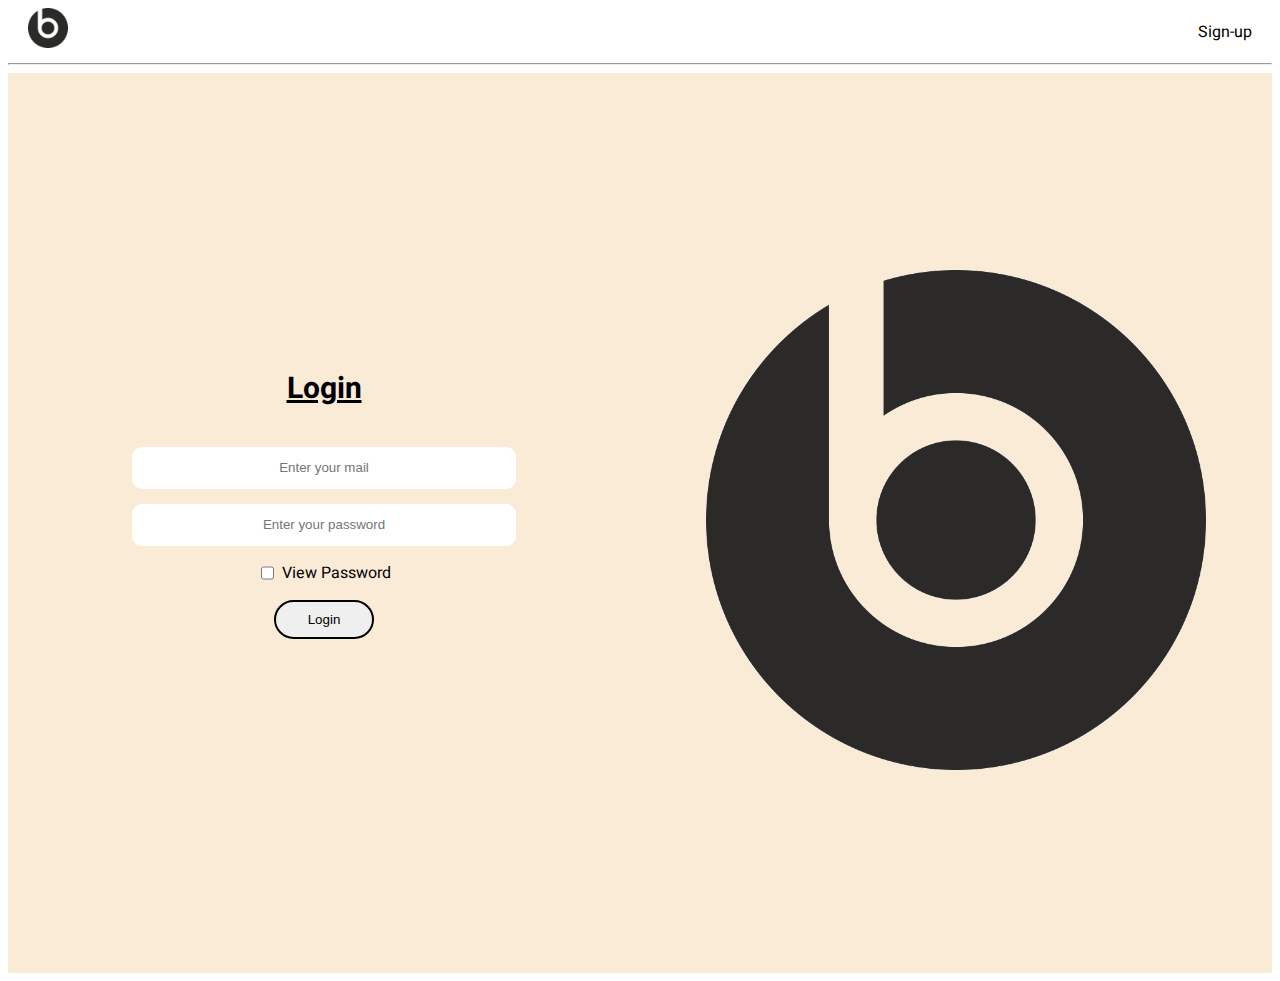
<file: index.html>
<!DOCTYPE html>
<html lang="en">
<head>
    <meta charset="UTF-8">
    <meta name="viewport" content="width=device-width, initial-scale=1.0">
    <title>Document</title>
    <link rel="stylesheet" href="index1.css">
    <link rel="stylesheet" href="home.css">
</head>
<body>
    <nav>
        <section class="logo">
            <img src="logo.png" alt=""  width="40px" height="40px">
        </section>
        <section class="items">
            <a href="signup.html" class="item">Sign-up</a>
            <!-- <a href="help.html" class="item">Help</a> -->
        </section>
    </nav>
    <hr>
    <section class="home">
        <section class="login">
            <h1 class="lohead">Login</h1>
            <input type="email" name="email" id="username1" class="ip" placeholder="Enter your mail" required>
            <input type="password" name="" id="password2" class="ip" placeholder="Enter your password" required>
            <section class="ch">
                <input type="checkbox" name="fp" id="fp" class="checkbox">
                <label for="fp">View Password</label>
            </section>
            <button type="submit" class="btnlo" onclick="retrieveCredentials()">Login</button>
        </section>
        <section class="image">
            <section class="subimage">
                <img src="logo.png" alt="" width="500px" height="500px">
            </section>
        </section>
    </section>
    <script src="index.js"></script>
</body>
</html>
</file>
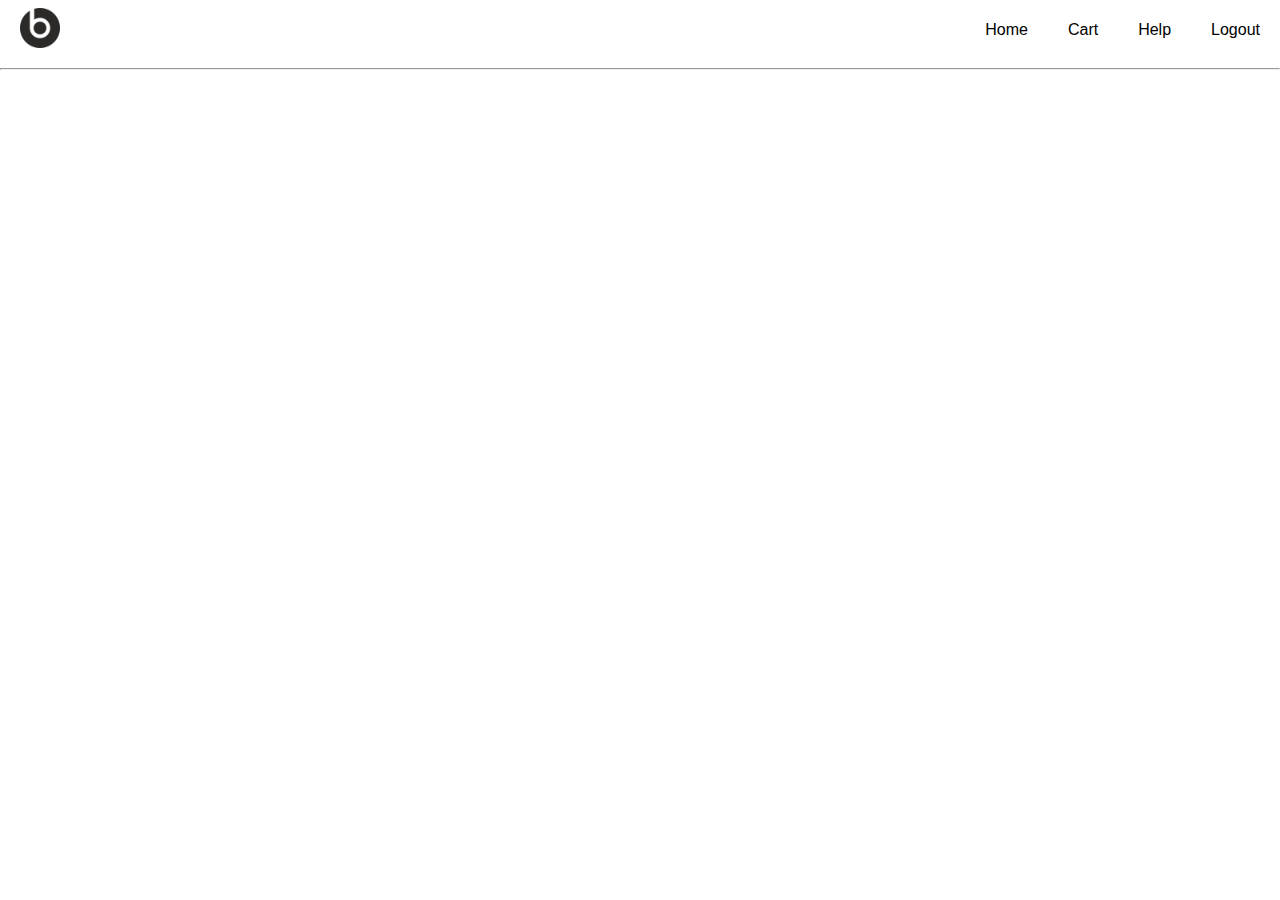
<file: cart.html>
<!DOCTYPE html>
<html lang="en">
<head>
    <meta charset="UTF-8">
    <meta name="viewport" content="width=device-width, initial-scale=1.0">
    <title>Cart</title>
    <!-- <link rel="stylesheet" href="home.css"> -->
    <link rel="stylesheet" href="index.css">
</head>
<body>
    <nav>
        <section class="logo">
            <img src="logo.png" alt=""  width="40px" height="40px">
        </section>
        <section class="items">
            <a href="home.html" class="item">Home</a>
            <a href="cart.html" class="item">Cart <span class="count"></span></a>
            <a href="help.html" class="item">Help</a>
            <a href="index.html" class="item">Logout</a>
        </section>
    </nav>
    <hr>
    <section class="main" id="beats1" style="display: none;">
        <section class="image">
            <img src="p2.png" alt="" srcset="" width="500px" height="500px"  id="pimage">
        </section>
        <section class="content" >
            <p class="head">HEADPHONES</p>
            <h1 class="model">Beats Fit Pro+</h1>
            <p class="txt">The preferred choice of a vast range of acclaimed DJs. Punchy, bass-focused sound and high isolation. Sturdy headband and on-ear cushions suitable for live performance</p>
            <hr>
            <p class="availablecolors">
                <p class="color">Color</p><br>
                <section class="pcon">
                    <label for="ch1">
                        <section class="clrs" onclick="fun()"></section>
                    </label>
                    <input type="radio" name="ch1" id="ch1" hidden>
                    <script>
                        function fun() {
                          document.getElementById("pimage").src = "red.png";
                        }
                    </script>
                    <!--  -->
                    <label for="ch1">
                        <section class="clrs1" onclick="fun1()"></section>
                    </label>
                    <input type="radio" name="ch1" id="ch1" hidden>
                    <script>
                        function fun1() {
                          document.getElementById("pimage").src = "blue.png";
                        }
                    </script>
                    <!--  -->
                    <label for="ch1">
                        <section class="clrs2" onclick="fun2()"></section>
                    </label>
                    <input type="radio" name="ch1" id="ch1" hidden>
                    <script>
                        function fun2() {
                          document.getElementById("pimage").src = "black1.png";
                        }
                    </script>
                    <!--  -->
                    <label for="ch1">
                        <section class="clrs3" onclick="fun3()"></section>
                    </label>
                    <input type="radio" name="ch1" id="ch1" hidden>
                    <script>
                        function fun3() {
                          document.getElementById("pimage").src = "bt2.png";
                        }
                    </script>
                    <!--  -->
                    <label for="ch1">
                        <section class="clrs4" onclick="fun4()"></section>
                    </label>
                    <input type="radio" name="ch1" id="ch1" hidden>
                    <script>
                        function fun4() {
                          document.getElementById("pimage").src = "cream.png";
                        }
                    </script>
                    <!-- <a href="product.html" class="plus">Buy</a> -->
                </section>
            </p>
            <p class="color">Cable configuration</p><br>
            <button class="selection" aria-selected="true">Straight</button>
            <button class="selection">Coiled</button>
            <button class="selection">Long - Coiled</button>
            <hr>
            <p class="price">199.99$</p>
            <button type="button" class="add">Buy-Now</button>
            <button type="button" class="remove" id="remove" onclick="remove()">REMOVE</button>
        </section>
    </section>
    <!-- -->
    <section class="main" id="beats2" style="display: none;">
        <section class="image">
            <img src="p2.png" alt="" srcset="" width="500px" height="500px"  id="pimage">
        </section>
        <section class="content" >
            <p class="head">HEADPHONES</p>
            <h1 class="model">Beats Fit Pro+</h1>
            <p class="txt">The preferred choice of a vast range of acclaimed DJs. Punchy, bass-focused sound and high isolation. Sturdy headband and on-ear cushions suitable for live performance</p>
            <hr>
            <p class="availablecolors">
                <p class="color">Color</p><br>
                <section class="pcon">
                    <label for="ch1">
                        <section class="clrs" onclick="fun()"></section>
                    </label>
                    <input type="radio" name="ch1" id="ch1" hidden>
                    <script>
                        function fun() {
                          document.getElementById("pimage").src = "red.png";
                        }
                    </script>
                    <!--  -->
                    <label for="ch1">
                        <section class="clrs1" onclick="fun1()"></section>
                    </label>
                    <input type="radio" name="ch1" id="ch1" hidden>
                    <script>
                        function fun1() {
                          document.getElementById("pimage").src = "blue.png";
                        }
                    </script>
                    <!--  -->
                    <label for="ch1">
                        <section class="clrs2" onclick="fun2()"></section>
                    </label>
                    <input type="radio" name="ch1" id="ch1" hidden>
                    <script>
                        function fun2() {
                          document.getElementById("pimage").src = "black1.png";
                        }
                    </script>
                    <!--  -->
                    <label for="ch1">
                        <section class="clrs3" onclick="fun3()"></section>
                    </label>
                    <input type="radio" name="ch1" id="ch1" hidden>
                    <script>
                        function fun3() {
                          document.getElementById("pimage").src = "bt2.png";
                        }
                    </script>
                    <!--  -->
                    <label for="ch1">
                        <section class="clrs4" onclick="fun4()"></section>
                    </label>
                    <input type="radio" name="ch1" id="ch1" hidden>
                    <script>
                        function fun4() {
                          document.getElementById("pimage").src = "cream.png";
                        }
                    </script>
                    <!-- <a href="product.html" class="plus">Buy</a> -->
                </section>
            </p>
            <p class="color">Cable configuration</p><br>
            <button class="selection" aria-selected="true">Straight</button>
            <button class="selection">Coiled</button>
            <button class="selection">Long - Coiled</button>
            <hr>
            <p class="price">199.99$</p>
            <button type="button" class="add">Buy-Now</button>
        </section>
    </section>
    <!--  -->
    <section class="main" id="beats3" style="display: none;">
        <section class="image">
            <img src="p2.png" alt="" srcset="" width="500px" height="500px"  id="pimage">
        </section>
        <section class="content" >
            <p class="head">HEADPHONES</p>
            <h1 class="model">Beats Fit Pro+</h1>
            <p class="txt">The preferred choice of a vast range of acclaimed DJs. Punchy, bass-focused sound and high isolation. Sturdy headband and on-ear cushions suitable for live performance</p>
            <hr>
            <p class="availablecolors">
                <p class="color">Color</p><br>
                <section class="pcon">
                    <label for="ch1">
                        <section class="clrs" onclick="fun()"></section>
                    </label>
                    <input type="radio" name="ch1" id="ch1" hidden>
                    <script>
                        function fun() {
                          document.getElementById("pimage").src = "red.png";
                        }
                    </script>
                    <!--  -->
                    <label for="ch1">
                        <section class="clrs1" onclick="fun1()"></section>
                    </label>
                    <input type="radio" name="ch1" id="ch1" hidden>
                    <script>
                        function fun1() {
                          document.getElementById("pimage").src = "blue.png";
                        }
                    </script>
                    <!--  -->
                    <label for="ch1">
                        <section class="clrs2" onclick="fun2()"></section>
                    </label>
                    <input type="radio" name="ch1" id="ch1" hidden>
                    <script>
                        function fun2() {
                          document.getElementById("pimage").src = "black1.png";
                        }
                    </script>
                    <!--  -->
                    <label for="ch1">
                        <section class="clrs3" onclick="fun3()"></section>
                    </label>
                    <input type="radio" name="ch1" id="ch1" hidden>
                    <script>
                        function fun3() {
                          document.getElementById("pimage").src = "bt2.png";
                        }
                    </script>
                    <!--  -->
                    <label for="ch1">
                        <section class="clrs4" onclick="fun4()"></section>
                    </label>
                    <input type="radio" name="ch1" id="ch1" hidden>
                    <script>
                        function fun4() {
                          document.getElementById("pimage").src = "cream.png";
                        }
                    </script>
                    <!-- <a href="product.html" class="plus">Buy</a> -->
                </section>
            </p>
            <p class="color">Cable configuration</p><br>
            <button class="selection" aria-selected="true">Straight</button>
            <button class="selection">Coiled</button>
            <button class="selection">Long - Coiled</button>
            <hr>
            <p class="price">199.99$</p>
            <button type="button" class="add">Buy-Now</button>
        </section>
    </section>

    <style>
        .pcon{
            display: flex;
            column-gap: 10px;
        }
        .clrs{
            width: 20px;
            height: 20px;
            border-style: none;
            border-radius: 50%;
            background-color: #d01632;
        }
        .clrs1{
            width: 20px;
            height: 20px;
            border-style: none;
            border-radius: 50%;
            background-color: #37caf3;
        }
        .clrs2{
            width: 20px;
            height: 20px;
            border-style: none;
            border-radius: 50%;
            background-color: #0a0a0a;
        }
        .clrs3{
            width: 20px;
            height: 20px;
            border-style: none;
            border-radius: 50%;
            background-color: #f93cc7;
        }
        .clrs4{
            width: 20px;
            height: 20px;
            border-style: none;
            border-radius: 50%;
            background-color: #eccec9;
        }
        #beats1{
            display: none;
        }
        #beats2{
            display: none;
        }
        #beats2{
            display: none;
        }
        .remove{
            padding: 14px;
            border-radius: 5px;
            background-color: #d01632;
            color: #eccec9;
            border-style: none;
        }
    </style>

    <script>

        var key1 = localStorage.getItem("key");
        console.log(key1);
        if(key1==="a"){
            retrieve1();
        }
        // if(key2==="b"){
        //     retrieve2();
        // }
        // if(key1==="c"){
        //     retrieve3();
        // }
        var item1;
        function retrieve1(){
            console.log("retreved")
            item1 = localStorage.getItem("value");
            var di1 = document.getElementById("beats1");
            var di2 = document.getElementById("beats2");
            var di3 = document.getElementById("beats3")
            
            var val1 = di1.style.display;
            var val2 = di2.style.display;
            var val3 = di3.style.display;
            if(item1==="beats1"){
                // console.log(val1);

                if(val1 === "flex"){
                    console.log(val1);
                    di1.style.display = "none";
                }
                else{
                    console.log("none")
                    di1.style.display = "flex";
                }
            }
        }
        function remove(){
            var di1 = document.getElementById("beats1");
            di1.style.display = "none";
            localStorage.setItem("item1","none")
            console.log(item1);
        }
    </script>
</body>
</html>
</file>
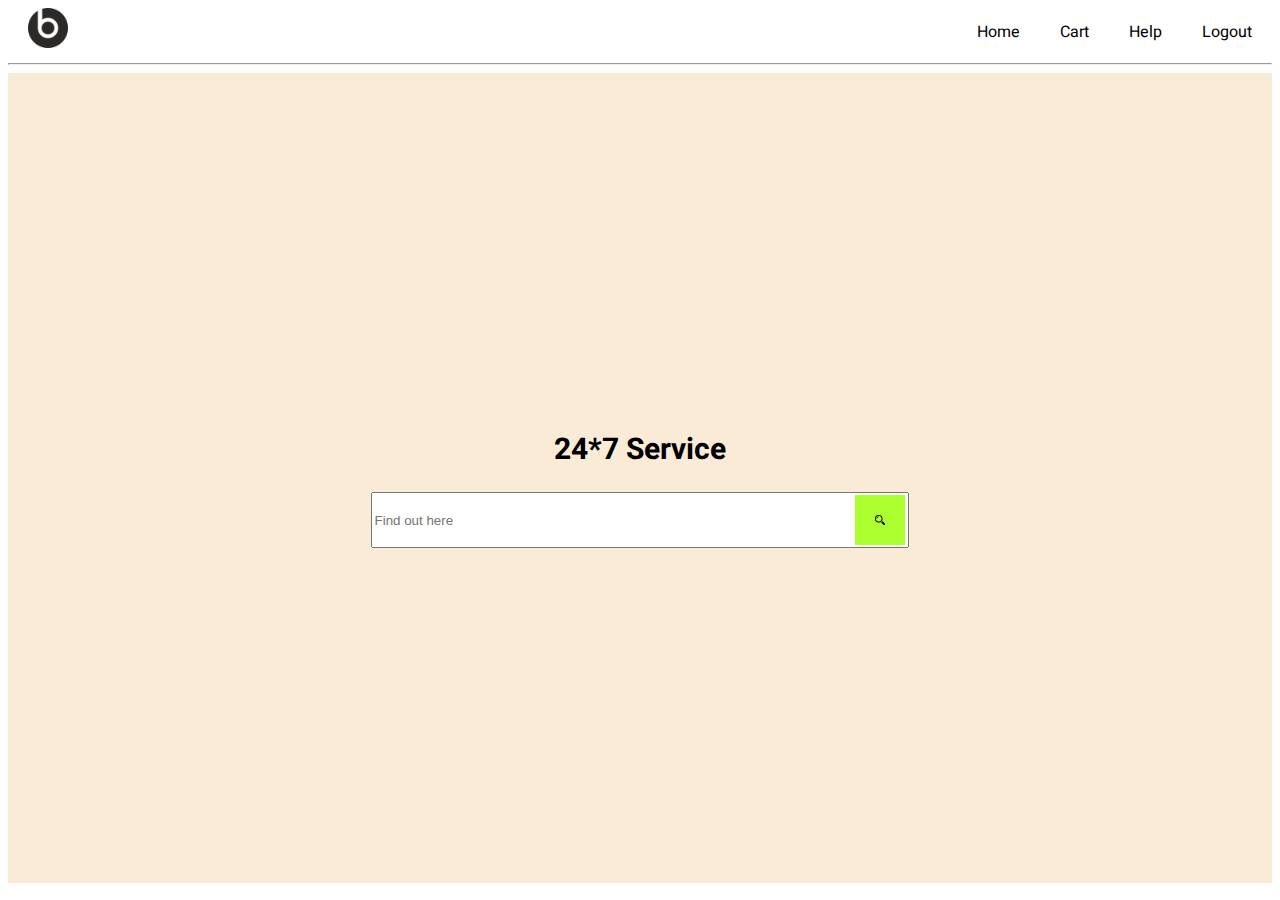
<file: help.html>
<!DOCTYPE html>
<html lang="en">
<head>
    <meta charset="UTF-8">
    <meta name="viewport" content="width=device-width, initial-scale=1.0">
    <title>Document</title>
    <link rel="stylesheet" href="home.css">
    <link rel="stylesheet" href="help.css">
</head>
<body>
    <nav>
        <section class="logo">
            <img src="logo.png" alt=""  width="40px" height="40px">
        </section>
        <section class="items">
            <a href="home.html" class="item">Home</a>
            <a href="cart.html" class="item">Cart <span class="count"></span></a>
            <a href="help.html" class="item">Help</a>
            <a href="index.html" class="item">Logout</a>
        </section>
    </nav>
    <hr>
    <section class="hcontainer">
        <section class="hsub">
            <h1 class="helph1">24*7 Service</h1>
            <section class="find">
                <input type="text" class="service" placeholder="Find out here">
                <section class="seabtn">
                    <section class="searchbtn">
                        <img src="search.png" id="searchbtn" width="10px">
                    </section>
                </section>
            </section>
        </section>
    </section>

    
</body>
</html>
</file>
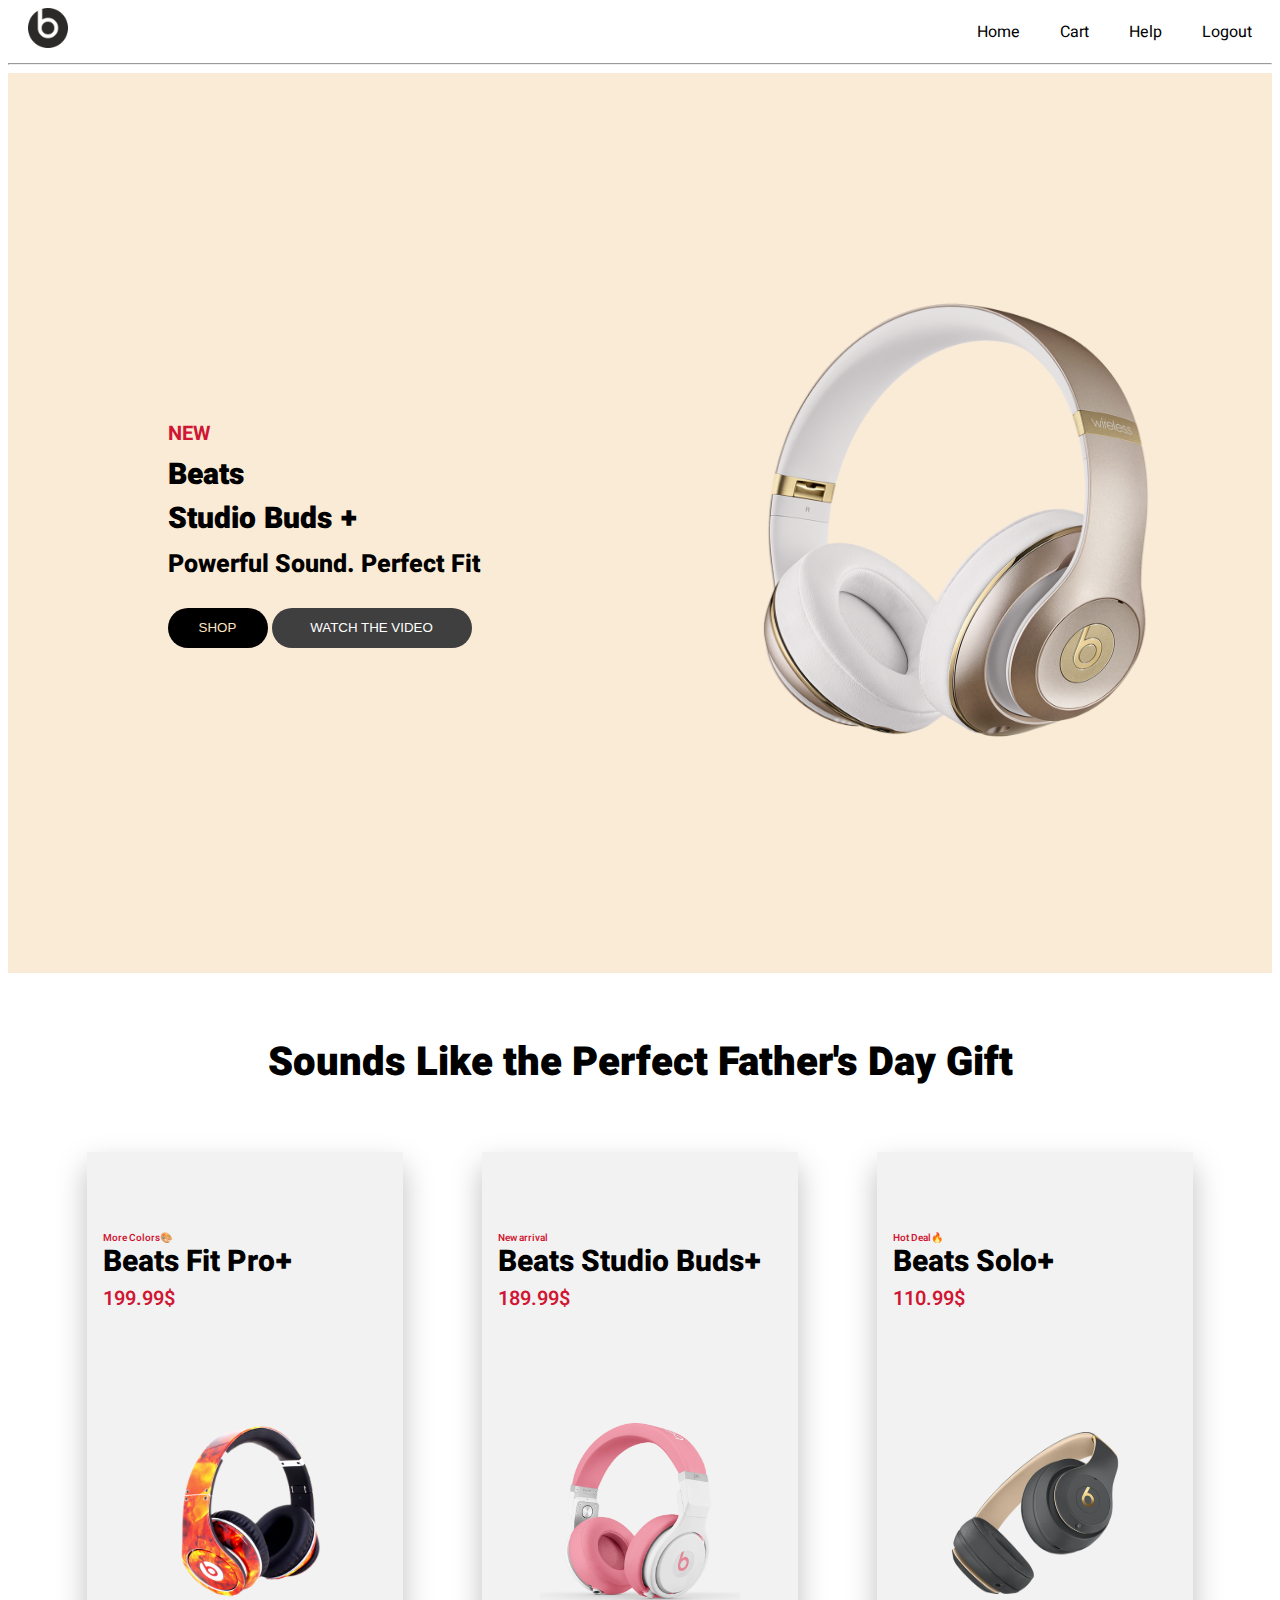
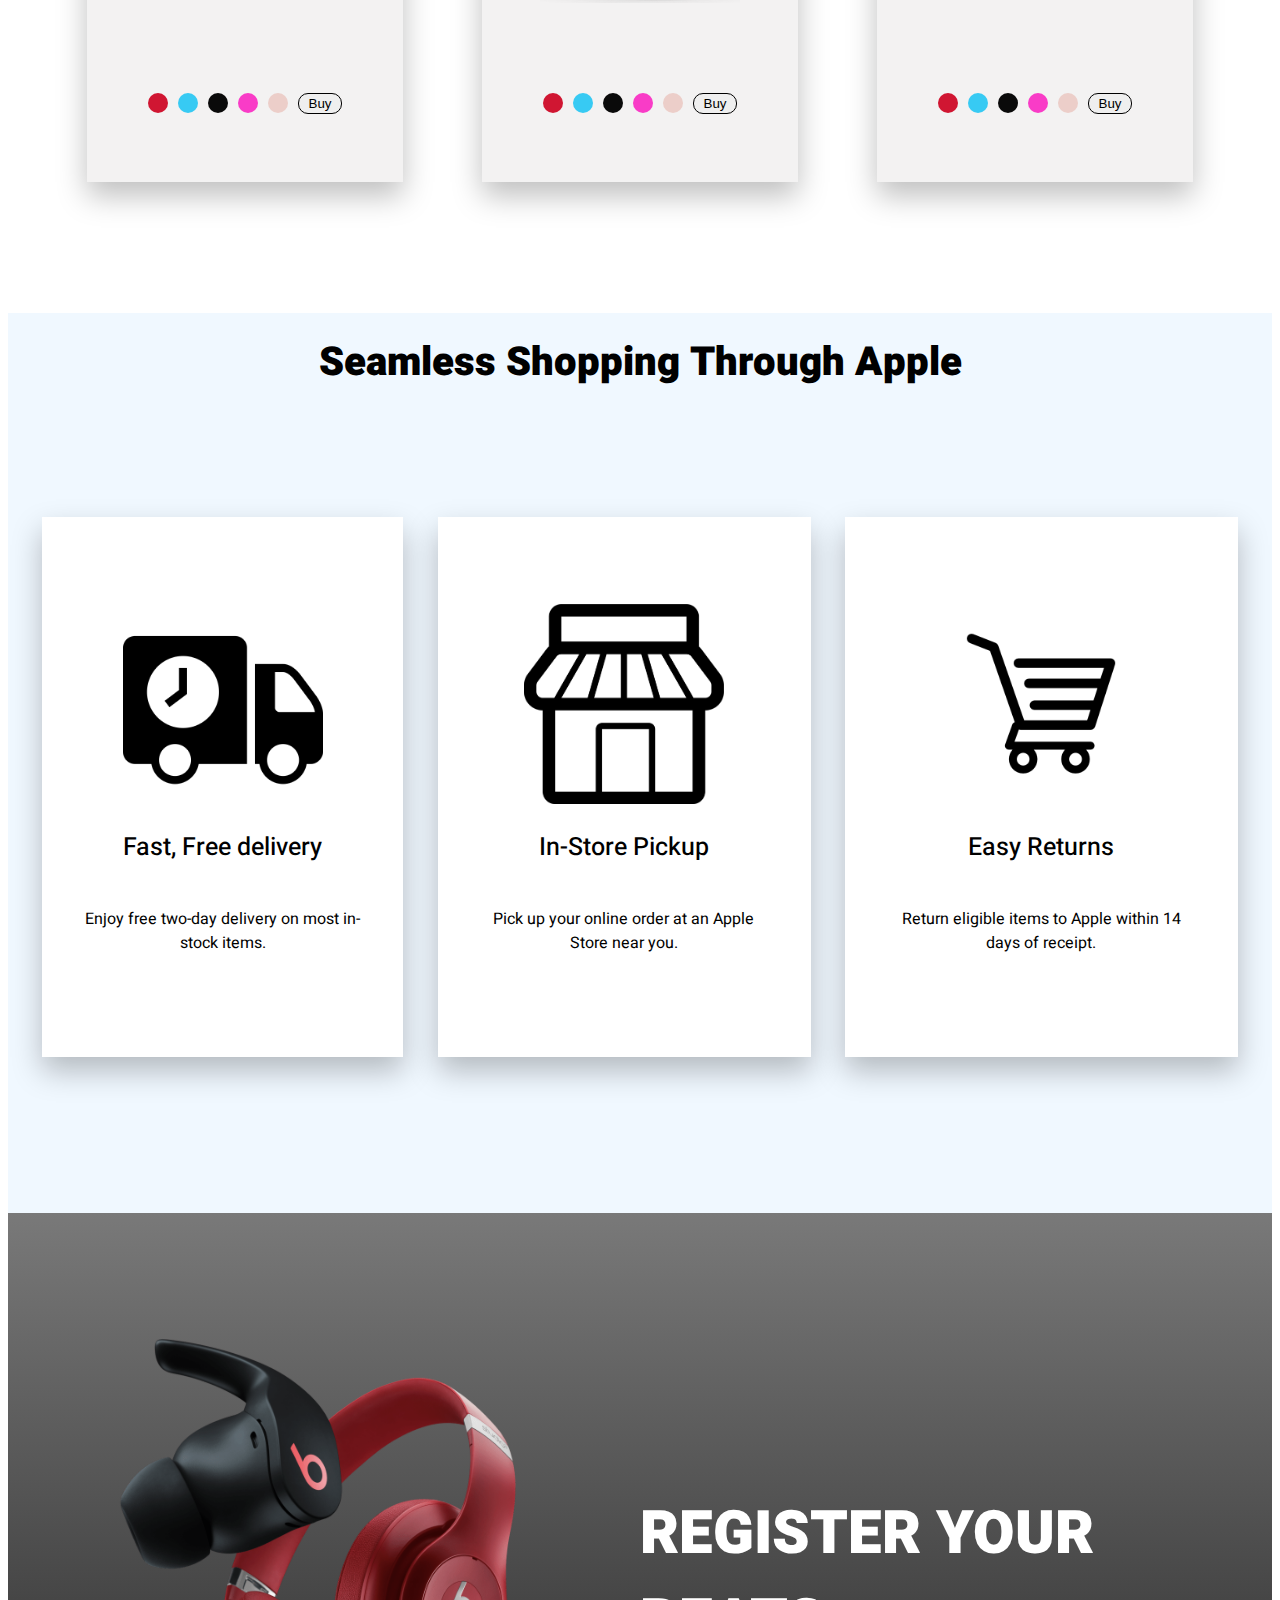
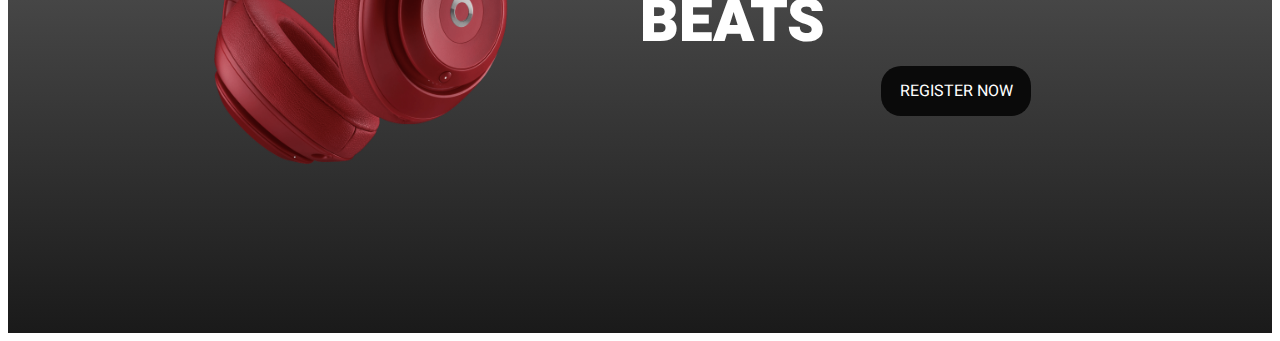
<file: home.html>
<!DOCTYPE html>
<html lang="en">
<head>
    <meta charset="UTF-8">
    <meta name="viewport" content="width=device-width, initial-scale=1.0">
    <title>Beats</title>
    <link rel="stylesheet" href="home.css">
</head>
<body>
    <nav>
        <section class="logo">
            <img src="logo.png" alt=""  width="40px" height="40px">
        </section>
        <section class="items">
            <a href="home.html" class="item">Home</a>
            <a href="cart.html" class="item">Cart <span class="count"></span>
            </a>
            <a href="help.html" class="item">Help</a>
            <a href="index.html" class="item">Logout</a>
        </section>
    </nav>
    <hr>
    <section class="home">
        <section class="content">
            <section class="matter">
                <p class="arrival">NEW</p>
                <p class="modelname">Beats<br>Studio Buds +</p>
                <p class="disp">Powerful Sound. Perfect Fit</p>
                <section class="btns">
                    <button class="active">SHOP</button>
                    <button class="wat">WATCH THE VIDEO</button>
                </section>
            </section>
        </section>
        <section class="image">
            <section class="subimage">
                <img src="beatshome.png" alt="" width="500px" height="500px">
            </section>
        </section>
    </section>

    <!-- another -->
    <section class="sugg">
        <center><p class="gift">Sounds Like the Perfect Father's Day Gift</p></center>
        <section class="suggestions">
            <secton class="products">
                <section class="sucon">
                    <p class="notice">More Colors🎨</p>
                    <p class="pmodel">Beats Fit Pro+</p>
                    <p class="price">199.99$</p>
                </section>
                <section class="product">
                    <section class="imagesug">
                        <img src="p2.png" width="200px" height="180px" class="p1image" id="pimage">
                    </section>
                    <section class="pcon">
                        <label for="ch1">
                            <section class="clrs" onclick="fun(1)"></section>
                        </label>
                        <input type="radio" name="ch1" id="ch1" hidden>

                        <!--  -->
                        <label for="ch1">
                            <section class="clrs1" onclick="fun(2)"></section>
                        </label>
                        <input type="radio" name="ch1" id="ch1" hidden>
                        
                        <!--  -->
                        <label for="ch1">
                            <section class="clrs2" onclick="fun(3)"></section>
                        </label>
                        <input type="radio" name="ch1" id="ch1" hidden>
                        
                        <!--  -->
                        <label for="ch1">
                            <section class="clrs3" onclick="fun(4)"></section>
                        </label>
                        <input type="radio" name="ch1" id="ch1" hidden>
                        
                        <!--  -->
                        <label for="ch1">
                            <section class="clrs4" onclick="fun(5)"></section>
                        </label>
                        <input type="radio" name="ch1" id="ch1" hidden>
                        
                        <button class="plus" onclick="beats(1)" id="beats1">Buy</button>
                    </section>
                </section>
            </secton>
            <!--  -->
            <secton class="products">
                <section class="sucon">
                    <p class="notice">New arrival</p>
                    <p class="pmodel">Beats Studio Buds+</p>
                    <p class="price">189.99$</p>
                </section>
                <section class="product">
                    <section class="imagesug">
                        <img src="bt2.png" width="200px" height="180px" id="pimage2">
                    </section>
                    <section class="pcon">
                        <label for="ch1">
                            <section class="clrs" onclick="fun(6)"></section>
                        </label>
                        <input type="radio" name="ch1" id="ch1" hidden>
                        
                        <!--  -->
                        <label for="ch1">
                            <section class="clrs1" onclick="fun(7)"></section>
                        </label>
                        <input type="radio" name="ch1" id="ch1" hidden>
                        
                        <!--  -->
                        <label for="ch1">
                            <section class="clrs2" onclick="fun(8)"></section>
                        </label>
                        <input type="radio" name="ch1" id="ch1" hidden>
                        
                        <!--  -->
                        <label for="ch1">
                            <section class="clrs3" onclick="fun(9)"></section>
                        </label>
                        <input type="radio" name="ch1" id="ch1" hidden>
                        
                        <!--  -->
                        <label for="ch1">
                            <section class="clrs4" onclick="fun(10)"></section>
                        </label>
                        <input type="radio" name="ch1" id="ch1" hidden>

                        <button class="plus" onclick="beats(2)" id="beats2">Buy</button>
                    </section>
                </section>
            </secton>
            <!--  -->
            <secton class="products">
                <section class="sucon">
                    <p class="notice">Hot Deal🔥</p>
                    <p class="pmodel">Beats Solo+</p>
                    <p class="price">110.99$</p>
                </section>
                <section class="product">
                    <section class="imagesug">
                        <img src="p1.png" width="200px" height="180px" id="pimage3">
                    </section>
            
                    <section class="pcon">
                        <label for="ch1">
                            <section class="clrs" onclick="fun(11)"></section>
                        </label>
                        <input type="radio" name="ch1" id="ch1" hidden>
                        
                        <!--  -->
                        <label for="ch1">
                            <section class="clrs1" onclick="fun(12)"></section>
                        </label>
                        <input type="radio" name="ch1" id="ch1" hidden>
                        
                        <!--  -->
                        <label for="ch1">
                            <section class="clrs2" onclick="fun(13)"></section>
                        </label>
                        <input type="radio" name="ch1" id="ch1" hidden>
                        
                        <!--  -->
                        <label for="ch1">
                            <section class="clrs3" onclick="fun(14)"></section>
                        </label>
                        <input type="radio" name="ch1" id="ch1" hidden>
                        
                        <!--  -->
                        <label for="ch1">
                            <section class="clrs4" onclick="fun(15)"></section>
                        </label>
                        <input type="radio" name="ch1" id="ch1" hidden>
                        
                        <button class="plus" onclick="beats(3)" id="beats3">Buy</button>
                    </section>
                </section>
            </secton>
        </section>
    </section>

    <!-- shopping -->
    <section class="shopping">
        <section>
            <section class="gift">Seamless Shopping Through Apple
            </section>
        </section>
        <section class="sat">
            <section class="subsh">
                <section class="deli">
                    <img src="del.png" alt="" width="200px">
                    <p class="fast">Fast, Free delivery</p>
                    <p class="delidis">Enjoy free two-day delivery on most in-stock items.</p>
                </section>
            </section>
            <section class="subsh">
                <section class="deli">
                    <img src="store.png" alt="" width="200px">
                    <p class="fast">In-Store Pickup</p>
                    <p class="delidis">Pick up your online order at an Apple Store near you.</p>
                </section>
            </section>
            <section class="subsh">
                <section class="deli">
                    <img src="rf.png" alt="" width="200px">
                    <p class="fast">Easy Returns</p>
                    <p class="delidis">
                        Return eligible items to Apple within 14 days of receipt.</p>
                </section>
            </section>
        </section>
    </section>
    <section class="reg">
        <section class="imagereg">
            <img src="register.png" width="500px" height="500px">
        </section>
        <section class="regcon">
            <p class="regtxt">REGISTER YOUR BEATS</p>
            <a href="#" class="regbtn">REGISTER NOW</a>
        </section>
    </section>
    <!-- <section class="reviews">
        section,
    </section> -->

    <script>
        var ind = [0];
        function fun(index){
            if(index===1){
                document.getElementById("pimage").src = "red.png";
                ind[1] = 1;
            }
            if(index===2){
                document.getElementById("pimage").src = "blue.png";
                ind[1] = 2;
            }
            if(index===3){
                document.getElementById("pimage").src = "black1.png";
                ind[1] = 3;
            }
            if(index===4){
                document.getElementById("pimage").src = "bt2.png";
                ind[1] = 4;
            }
            if(index===5){
                document.getElementById("pimage").src = "cream.png";
                ind[1] = 5;
            }
            // Second item
            if(index===6){
                document.getElementById("pimage2").src = "red.png";
                ind[1] = 6;
            }
            if(index===7){
                document.getElementById("pimage2").src = "blue.png";
                ind[1] = 7;
            }
            if(index===8){
                document.getElementById("pimage2").src = "black1.png";
                ind[1] = 8;
            }
            if(index===9){
                document.getElementById("pimage2").src = "bt2.png";
                ind[1] = 9;
            }
            if(index===10){
                document.getElementById("pimage2").src = "cream.png";
                ind[1] = 10;
            }
            // Third item
            if(index===11){
                document.getElementById("pimage3").src = "red.png";
                ind[1] = 11;
            }
            if(index===12){
                document.getElementById("pimage3").src = "blue.png";
                ind[1] = 12;
            }
            if(index===13){
                document.getElementById("pimage3").src = "black1.png";
                ind[1] = 13;
            }
            if(index===14){
                document.getElementById("pimage3").src = "bt2.png";
                ind[1] = 14;
            }
            if(index===15){
                document.getElementById("pimage3").src = "cream.png";
                ind[1] = 15;
            }
            console.log(ind);
        }
        function beats(index){
            var cont = document.getElementById("beats"+index);
            if(cont===beats1){
                console.log("1");
                localStorage.setItem("value","beats1");
                localStorage.setItem("key","a");
                localStorage.setItem("ipro",ind);
            }
            else if(cont===beats2){
                console.log("2")
                localStorage.setItem("value2","beats2");
                localStorage.setItem("key2","b");
                localStorage.setItem("ipro",ind);
            }
            else if(cont===beats3){
                console.log("3");
                localStorage.setItem("value3","beats3");
                localStorage.setItem("key3","c");
                localStorage.setItem("ipro",ind);
            }
        }

        
    </script>
</body>
</html>
</file>
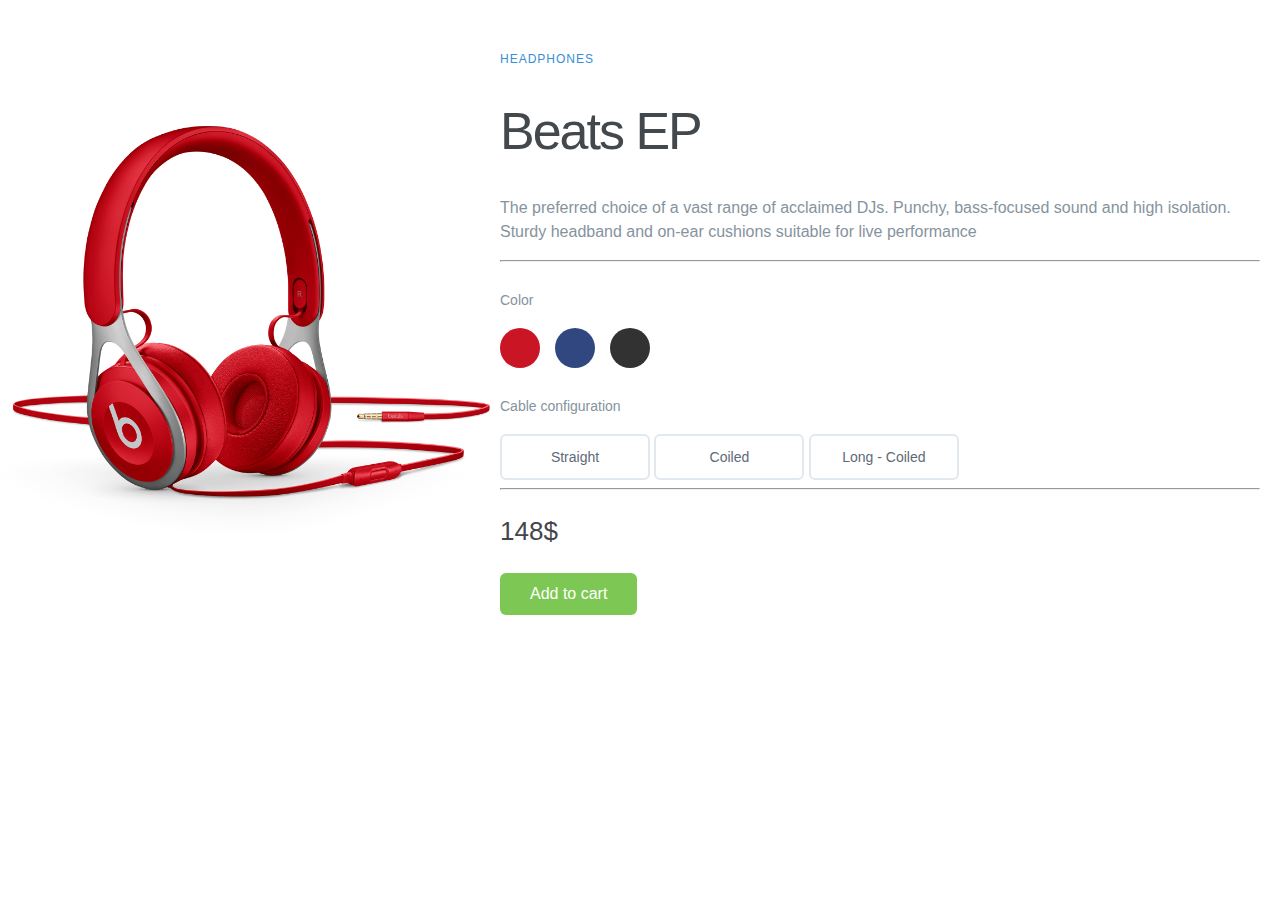
<file: product.html>
<!DOCTYPE html>
<html lang="en">
<head>
    <meta charset="UTF-8">
    <meta name="viewport" content="width=device-width, initial-scale=1.0">
    <title>Landing Page</title>
    <link rel="stylesheet" href="index.css">
</head>
<body>
    <section class="main">
        <section class="image">
            <img src="red.png" alt="" srcset="" width="500px" height="500px">
        </section>
        <section class="content">
            <p class="head">HEADPHONES</p>
            <h1 class="model">Beats EP</h1>
            <p class="txt">The preferred choice of a vast range of acclaimed DJs. Punchy, bass-focused sound and high isolation. Sturdy headband and on-ear cushions suitable for live performance</p>
            <hr>
            <p class="availablecolors">
                <p class="color">Color</p><br>
                <section class="sl">
                    <input type="radio" name="red" id="red" class="red ck" hidden>
                    <label for="red">
                        <section class="rsel">

                        </section>
                    </label>
                    <input type="radio" name="red" id="blue" class="blue ck" hidden>
                    <label for="blue">
                        <section class="bsel">

                        </section>
                    </label>
                    <input type="radio" name="red" id="black" class="black ck" hidden>
                    <label for="black">
                        <section class="blsel">

                        </section>
                    </label>
                </section>
            </p>
            <p class="color">Cable configuration</p><br>
            <button class="selection" aria-selected="true">Straight</button>
            <button class="selection">Coiled</button>
            <button class="selection">Long - Coiled</button>
            <hr>
            <p class="price">148$</p>
            <button type="button" class="add">Add to cart</button>
        </section>
    </section>
</body>
</html>
</file>
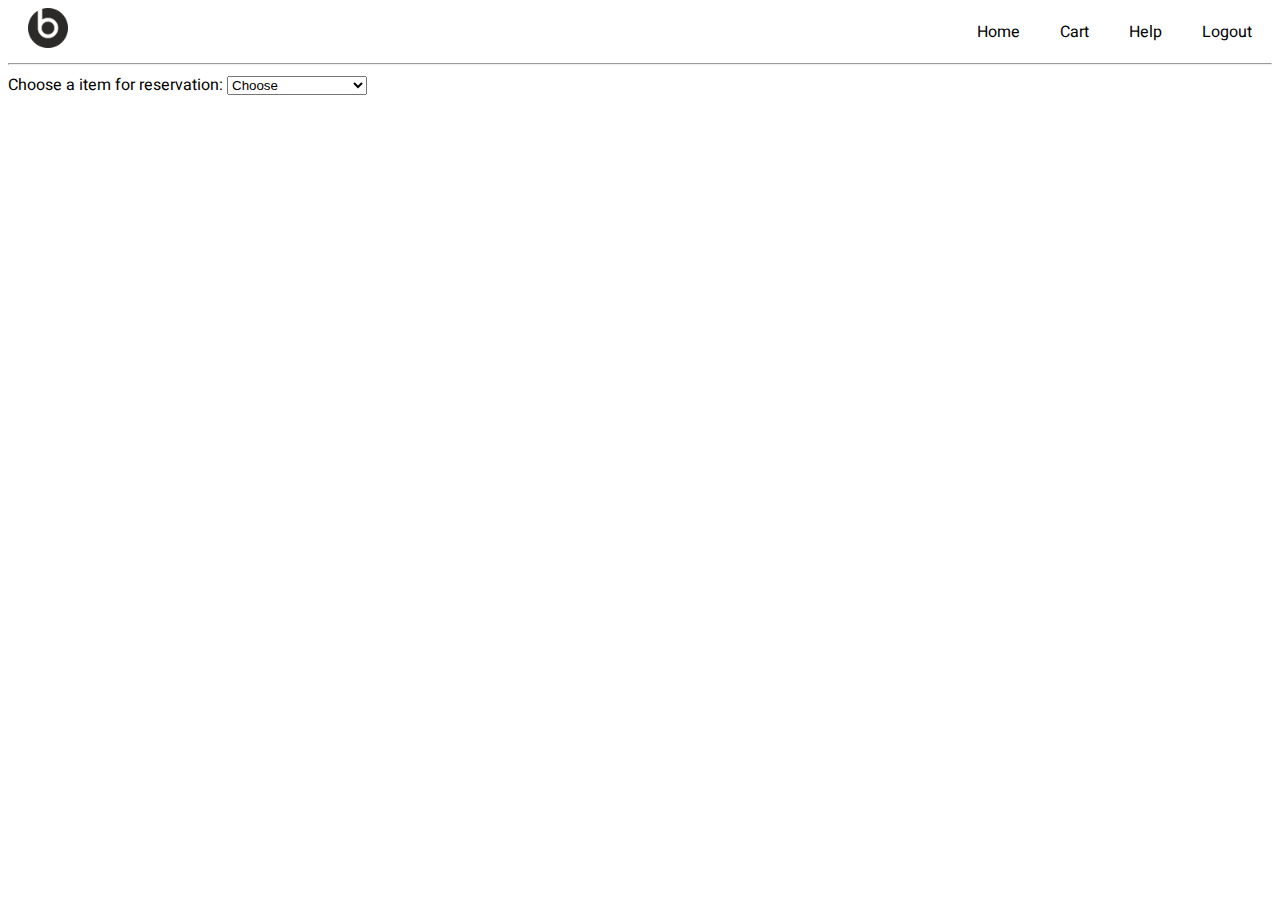
<file: register.html>
<!DOCTYPE html>
<html lang="en">
<head>
    <meta charset="UTF-8">
    <meta name="viewport" content="width=device-width, initial-scale=1.0">
    <title>Document</title>
    <link rel="stylesheet" href="home.css">
</head>
<body>
    <nav>
        <section class="logo">
            <img src="logo.png" alt=""  width="40px" height="40px">
        </section>
        <section class="items">
            <a href="home.html" class="item">Home</a>
            <a href="help.html" class="item">Cart</a>
            <a href="help.html" class="item">Help</a>
            <a href="index.html" class="item">Logout</a>
        </section>
    </nav>
    <hr>
    <section class="registration">
        <form action="https://formspree.io/f/xoqzgeeo" class="reddet">
            <label for="cars">Choose a item for reservation:</label>
            <select name="cars" id="cars" required>
            <option value="volvo">Choose</option>
            <option value="saab">Beats Studio Buds+</option>
            <option value="mercedes">Beats Fit pro+</option>
            <option value="audi">Beats solo</option>
            </select>
        </form>
    </section>
</body>
</html>
</file>
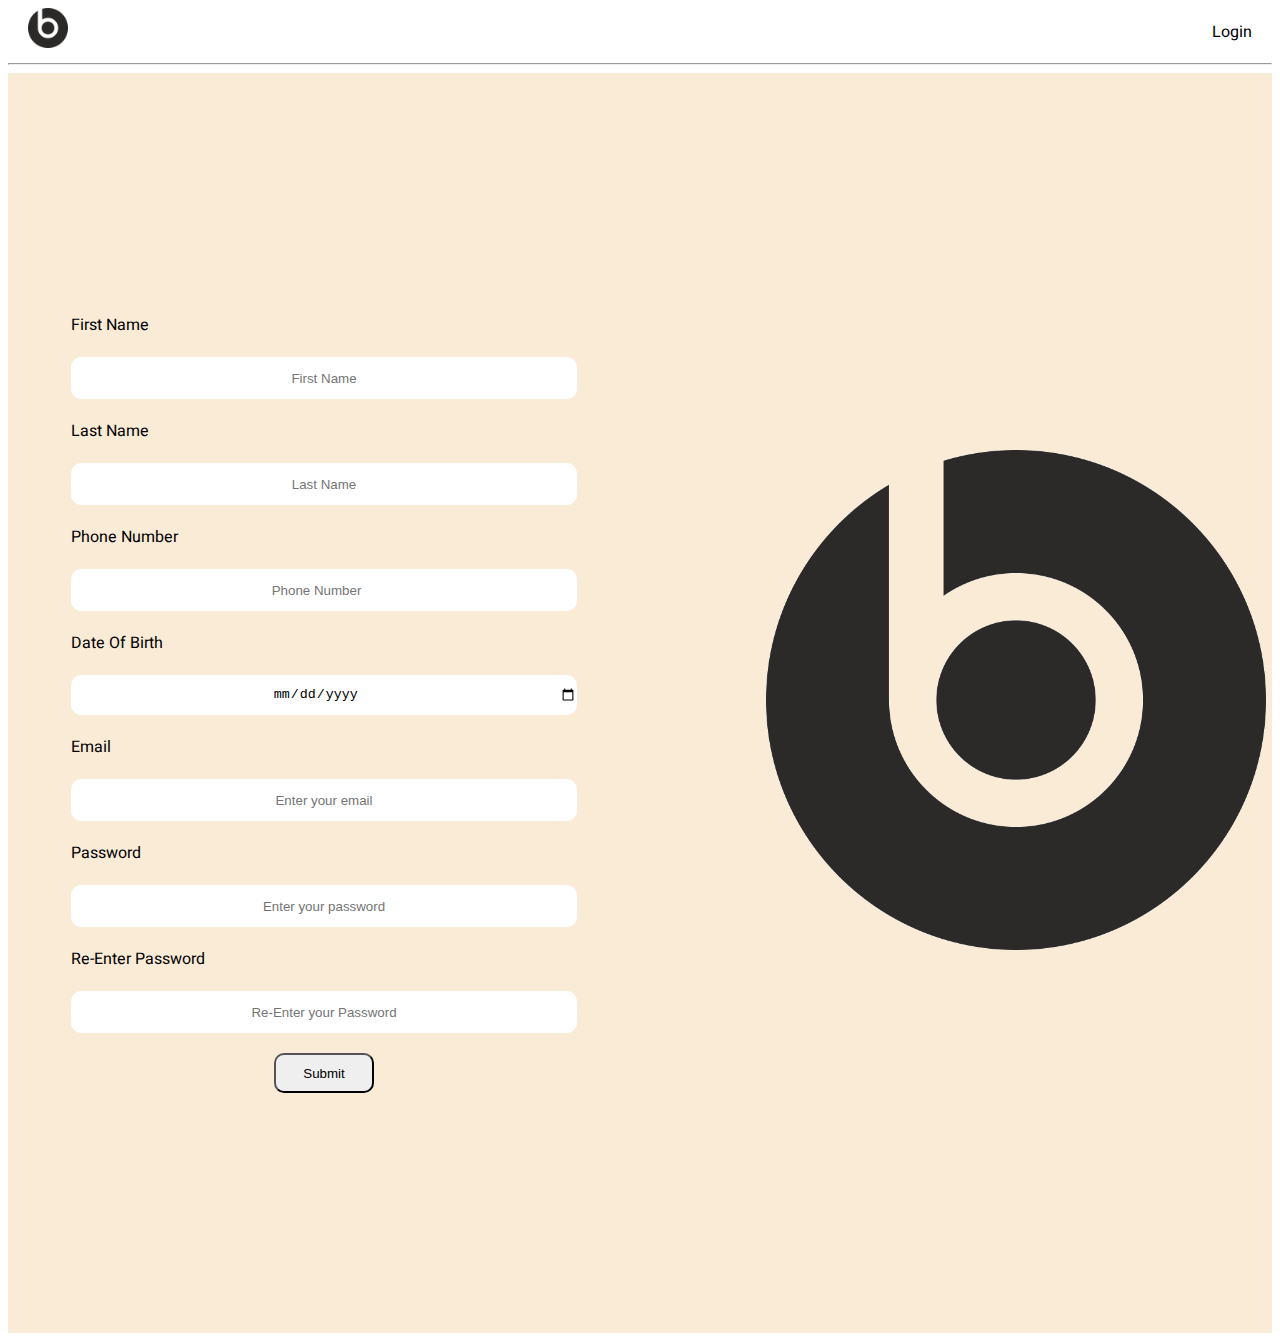
<file: signup.html>
<!DOCTYPE html>
<html lang="en">
<head>
    <meta charset="UTF-8">
    <meta name="viewport" content="width=device-width, initial-scale=1.0">
    <title>Sign-up</title>
    <link rel="stylesheet" href="home.css">
    <link rel="stylesheet" href="signup.css">
</head>
<body>
    <nav>
        <section class="logo">
            <img src="logo.png" alt=""  width="40px" height="40px">
        </section>
        <section class="items">
            <a href="index.html" class="item">Login</a>
            <!-- <a href="help.html" class="item">Help</a> -->
        </section>
    </nav>
    <hr>
    <section class="home1">
        <form class="signup">
            <section class="subform">
                <label for="fname">First Name</label>
                <input type="text" name="fname" id="fname" placeholder="First Name" class="ipsig" required>
                <label for="lname">Last Name</label>
                <input type="text" name="lname" id="lname" placeholder="Last Name" class="ipsig" required>
                <label for="phn">Phone Number</label>
                <input type="number" name="phn" id="phn" placeholder="Phone Number" class="ipsig" required>
                <label for="date">Date Of Birth</label>
                <input type="date" name="date" id="date" class="ipsig" required>
                <label for="emailsi">Email</label>
                <input type="email" name="emailsi" id="username" placeholder="Enter your email" class="ipsig" required>
                <label for="passsi1">Password</label>
                <input type="password" name="passsi1" id="password" placeholder="Enter your password" class="ipsig" required>
                <label for="passsi2">Re-Enter Password</label>
                <input type="password" name="passsi2" id="passsi2" placeholder="Re-Enter your Password" class="ipsig" required>
                <button type="submit" onclick="storeCredentials()" class="sgbtn">Submit</button>
                <!-- <a href="index.html">Login</a> -->
            </section>
        </form>
        <section class="im">
            <section class="suimage">
                <img src="logo.png" alt="" width="500px" height="500px">
            </section>
        </section>
    </section>
    
    <script>
        var ousername = "";
        var opassword = "";
        var ntru = false;
        var utru = false;
        var vtru = true;
        function storeCredentials() {
            var username = document.getElementById("username").value;
            var password = document.getElementById("password").value;
            ousername = username;
            opassword = password;
            var pass = password.split("");
            console.log(pass);
            var count = pass.length;
            console.log(count);
            for(let i=0;i<count;i++){
                if(pass[i].match(/\d+/g)){
                    console.log(' number found');
                    ntru = true;
                }
                else if(pass[i].toUpperCase() === pass[i] ){
                    console.log('✅ letter is uppercase');
                    utru = true;
                }
                else if(pass[i].toLowerCase() === pass[i]){
                    vtru = true;
                    console.log('✅ letter is Lowercase');
                }
            }
            if(ousername!=='' && opassword.length>=8){
                if(ntru && utru && vtru){
                    console.log("Requirements meat");
                    localStorage.setItem("username", ousername);
                    localStorage.setItem("password", opassword);
                    location.href = "index.html";
                }
                else{
                    console.log("Requirements not meatin password");
                }
            }
            else{
                console.log("Requirements not meat");
            }
        }
        
      </script>

      <!-- Second HTML page -->
    

</body>
</html>
</file>
<file: index1.css>
nav{
    display: flex;
    flex-direction: row;
}
ol{
    list-style: none;
    display: flex;
    flex-direction: row;
    width: 80%;
    justify-content: flex-end;
    align-items: center;
    column-gap: 20px;
}
.logo{
    width: fit-content;
}

.login{
    display: flex;
    flex-direction: column;
    width: 50%;
    align-items: center;
    justify-content: center;
    row-gap: 15px;
    background-color: antiquewhite;
    height: 60vh;
}
.ch{
    display: flex;
    flex-direction: row;
    column-gap: 5px;
}
.btn{
    width: fit-content;
}
.home{
    height: 90vh;
    display: flex;
    align-items: center;
    justify-content: center;
}
.ip{
    width: 60%;
    height: 40px;
    text-align: center;
    border-style: none;
    border-radius: 10px;
}
.lohead{
    color: black;
    font-size: 30px;
    margin-top: -40px;
    text-decoration: underline;
}
.btnlo{
    padding: 10px;
    width: 100px;
    border-style: solid;
    border-radius: 20px;
}
.btnlo:hover{
    background-color: black;
    color: bisque;
    transition: 0.3s ease-in-out;
}
</file>
<file: home.css>
@import url('https://fonts.googleapis.com/css2?family=Heebo:wght@400;500;600;700;800;900&display=swap');
body{
    font-family: 'Heebo', sans-serif;
}
nav{
    display: flex;
    align-items: center;
}
.logo{
    margin-left: 20px;
}
.items{
    display: flex;
    width: 100%;
    justify-content: flex-end;
    margin-right: 20px;
    column-gap: 40px;
}
.item{
    text-decoration: none;
    color: black;
}
.home{
    width: 100%;
    height: 100vh;
    background-color: antiquewhite;
    display: flex;
    /* flex-wrap: wrap; */
}
.image{
    height: 100vh;
    display: flex;
    width: 50%;
    float: right;
    align-items: center;
    justify-content: center;
    animation: im 5s ease-in-out infinite;
}
@keyframes im {
    50%{
        height: 90vh;
        display: flex;
        width: 50%;
        float: right;
        align-items: center;
        justify-content: center;
    }
}
.content{
    width: 50%;
    display: flex;
    flex-direction: column;
    align-items: center;
    justify-content: center;
}
.arrival{
    font-size: 20px;
    color: #d01632;
    font-weight: 700;
}
.modelname{
    margin-top: -15px;
    font-size: 30px;
    color: black;
    font-weight: 900;
}
.disp{
    margin-top: -25px;
    font-size: 25px;
    font-weight: 800;
}
.active{
    width: 100px;
    height: 40px;
    border-style: none;
    border-radius: 20px;
    background-color: black;
    color: bisque;
}
.wat{
    width: 200px;
    height: 40px;
    border-style: none;
    border-radius: 20px;
    background-color: rgb(63, 63, 63);
    color: white;
}
.wat:hover{
    transition: 0.3s ease-in-out;
    background-color: black;
    color: bisque;
}
.notice{
    font-size: 10px;
    font-weight: 600;
    color: #d01632;
}
.pmodel{
    font-size: 30px;
    margin-top: -15px;
    font-weight: 800;
}
.price{
    margin-top: -30px;
    font-size: 20px;
    font-weight: 600;
    color: #d01632;
}
.sugg{
    background-color: #ffffff;
    height: 100vh;
    width: 100%;
}
.suggestions{
    display: flex;
    flex-direction: row;
    justify-content: space-evenly;
    
    align-items: center;
}
.products{
    /* margin-top: 100px; */
    display: flex;
    flex-direction: column;
    align-items: center;
    justify-content: center;
    /* border-style: solid; */
    height: 70vh;
    width: 25%;
    background-color: rgb(243, 242, 242);
    box-shadow: 0px 14px 28px rgba(0, 0, 0, 0.25);
}
.products:hover{
    transition: 0.3s ease-in-out;
    transform: scale(1.03);
    .plus{
        visibility: visible;
        transition: 0.5s ease-in-out;
    }
}
.sucon{
    width: 90%;
}
.imagesug{
    display: flex;
    align-items: center;
    justify-content: center;
    height: 40vh;
}
.pcon{
    display: flex;
    column-gap: 10px;
    align-items: center;
    justify-content: center;
}
.clrs{
    width: 20px;
    height: 20px;
    border-style: none;
    border-radius: 50%;
    background-color: #d01632;
}
.clrs1{
    width: 20px;
    height: 20px;
    border-style: none;
    border-radius: 50%;
    background-color: #37caf3;
}
.clrs2{
    width: 20px;
    height: 20px;
    border-style: none;
    border-radius: 50%;
    background-color: #0a0a0a;
}
.clrs3{
    width: 20px;
    height: 20px;
    border-style: none;
    border-radius: 50%;
    background-color: #f93cc7;
}
.clrs4{
    width: 20px;
    height: 20px;
    border-style: none;
    border-radius: 50%;
    background-color: #eccec9;
}
.gift{
    font-weight: 900;
    font-size: 40px;
    padding: 20px;
}
.sat{
    height: 100vh;
    display: flex;
    align-items: center;
    justify-content: space-evenly;
}
.shopping{
    background-color: aliceblue;
    text-align: center;
    height: 100vh;
}
.subsh{
    display: flex;
    flex-direction: column;
    background-color: rgb(255, 255, 255);
    align-items: center;
    justify-content: center;
    text-align: center;
    height: 60vh;
    margin-top: -150px;
    box-shadow: 0px 14px 28px rgba(0, 0, 0, 0.25);
}
.subsh:hover{
    transform: scale(1.02);
}
.delidis{
    width: 80%;
    text-align: center;
}
.deli{
    display: flex;
    flex-direction: column;
    align-items: center;
}
.fast{
    font-size: 25px;
    font-weight: 500;
}
.reg{
    display: flex;
    height: 80vh;
    background: linear-gradient(to bottom,#797979,#1a1a1a);
}
.imagereg{
    width: 50%;
    height: 80vh;
    display: flex;
    align-items: center;
    justify-content: center;
    animation: iml 5s ease-in-out infinite;
}
.regcon{
    width: 50%;
    height: 80vh;
    display: flex;
    flex-direction: column;
    align-items: center;
    justify-content: center;
}
.regbtn{
    width: 150px;
    height: 50px;
    border-radius: 20px;
    border-style: none;
    text-decoration: none;
    display: flex;
    align-items: center;
    justify-content: center;
    margin-top: -60px;
    background-color: #0a0a0a;
    color: white;
}
.regbtn:hover{
    background-color: rgb(63, 63, 63);
    color: antiquewhite;
}
.regtxt{
    font-size: 60px;
    font-weight: 900;
    color: #ffffff;
}
@keyframes iml {
    50%{
        height: 73vh;
        display: flex;
        width: 50%;
        float: right;
        align-items: center;
        justify-content: center;
    }
}
.plus{
    text-decoration: none;
    color: black;
    width: fit-content;
    padding: 2px 10px;
    border-radius: 10px;
    border-style: solid;
    border-width: 1px;
    /* visibility: hidden; */
}
.plus:hover{
    background-color: #0a0a0a;
    color: bisque;
}
.count{
    
    color:#d01632;
}
</file>
<file: index.css>
body{
    height: 100%;
    width: 100%;
    margin: 0;
    font-family: 'Roboto', sans-serif;
    background-color: white;
}
.image{
    width: 50%;
    display: flex;
    align-items: center;
    justify-content: center;
}
.content{
    margin-right: 20px;
}
.main{
    margin-top: 40px;
    display: flex;
}
.head{
    font-size: 12px;
    color: #358ED7;
    letter-spacing: 1px;
    text-transform: uppercase;
    text-decoration: none;
}
.model{
    font-weight: 300;
    font-size: 52px;
    color: #43484D;
    letter-spacing: -2px;
}
.txt{
    font-size: 16px;
    font-weight: 300;
    color: #86939E;
    line-height: 24px;
}
.color{
    font-size: 14px;
    font-weight: 400;
    color: #86939E;
    margin-bottom: 20px;
    display: inline-block;
}
.selection{
    text-align: center;
    width: 150px;
    border: 2px solid #E1E8EE;
    border-radius: 6px;
    padding: 13px 20px;
    font-size: 14px;
    color: #5E6977;
    background-color: #fff;
    cursor: pointer;
    transition: all .5s;
}
.price{
    font-size: 26px;
    font-weight: 300;
    color: #43474D;
    margin-right: 20px;
}
.add{
    display: inline-block;
    background-color: #7DC855;
    border-radius: 6px;
    font-size: 16px;
    color: #FFFFFF;
    text-decoration: none;
    padding: 12px 30px;
    transition: all .5s;
    border-style: none;
    /* height: 10px; */
}
.rsel{
    background-color: #c91524;
    width: 40px;
    height: 40px;
    border-style: none;
    border-radius: 50%;
}
.bsel{
    background-color: #314780;
    width: 40px;
    height: 40px;
    border-style: none;
    border-radius: 50%;
}
.blsel{
    background-color: #323232;
    width: 40px;
    height: 40px;
    border-style: none;
    border-radius: 50%;
}
.sl{
    display: flex;
    column-gap: 15px;
}


/* nav */
nav{
    display: flex;
    align-items: center;
    height: 60px;
}
.logo{
    margin-left: 20px;
}
.items{
    display: flex;
    width: 100%;
    justify-content: flex-end;
    margin-right: 20px;
    column-gap: 40px;
}
.item{
    text-decoration: none;
    color: black;
}
</file>
<file: help.css>
.hcontainer{
    display: flex;
    width: 100%;
    height: 90vh;
    align-items: center;
    justify-content: center;
    background-color: antiquewhite;
}
.helph1{
    font-weight: bold;
    font-size: 30px;
}
.hsub{
    width: 70%;
    height: 50vh;
    display: flex;
    flex-direction: column;
    align-items: center;
    justify-content: center;
}
.find{
    width: 60%;
    display: flex;
    flex-direction: column;
    align-items: center;
    justify-content: center;
}
.service{
    width: 100%;
    height: 50px;
}
.seabtn{
    width: 100%;
    display: flex;
    justify-content: flex-end;
}
.searchbtn{
    display: flex;
    align-items: center;
    justify-content: center;
    width: 50px;
    height: 50px;
    background-color: greenyellow;
    margin-top: -53px;
}
</file>
<file: signup.css>
body{
    color: black;
}
.home1{
    display: flex;
    flex-direction: row;
    align-items: center;
    justify-content: center;
    background-color: antiquewhite;
    width: 100%;
    height: 140vh;
}
.signup{
    display: flex;
    flex-direction: column;
    width: 100%;
    height: 140vh;
    align-items: center;
    justify-content: center;
}

.subform{
    display: flex;
    flex-direction: column;
    row-gap: 20px;
    width: 80%;
}
.ipsig{
    height: 40px;
    border-style: none;
    border-radius: 10px;
    text-align: center;
}
.sgbtn{
    width: 100px;
    margin: auto;
    height: 40px;
    border-radius: 10px;

}
.sgbtn:hover{
    background-color: black;
    color: bisque;
    transition: 0.3s ease-in-out;
}
.im{
    width: 100%;
    display: flex;
    flex-direction: column;
    align-items: center;
    justify-content: center;
}
.suimage{
    width: 60%;

}
</file>
